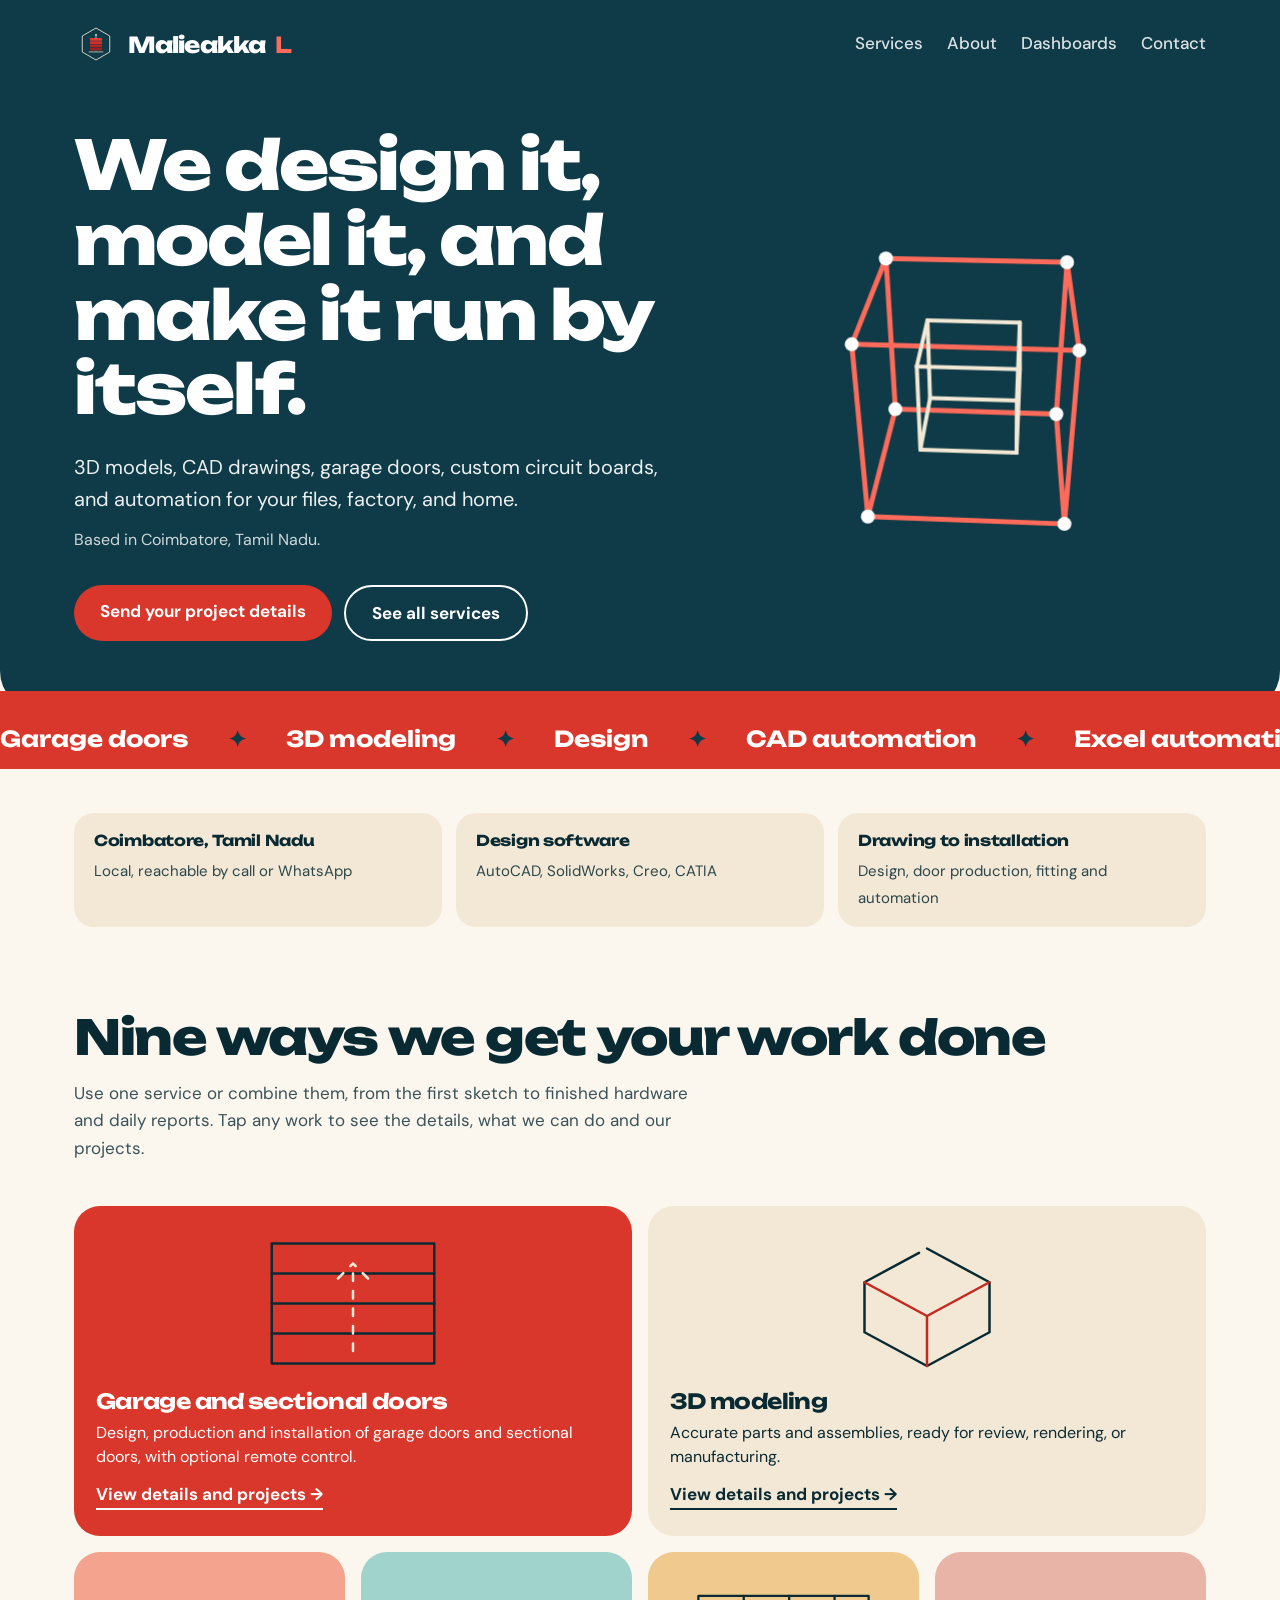
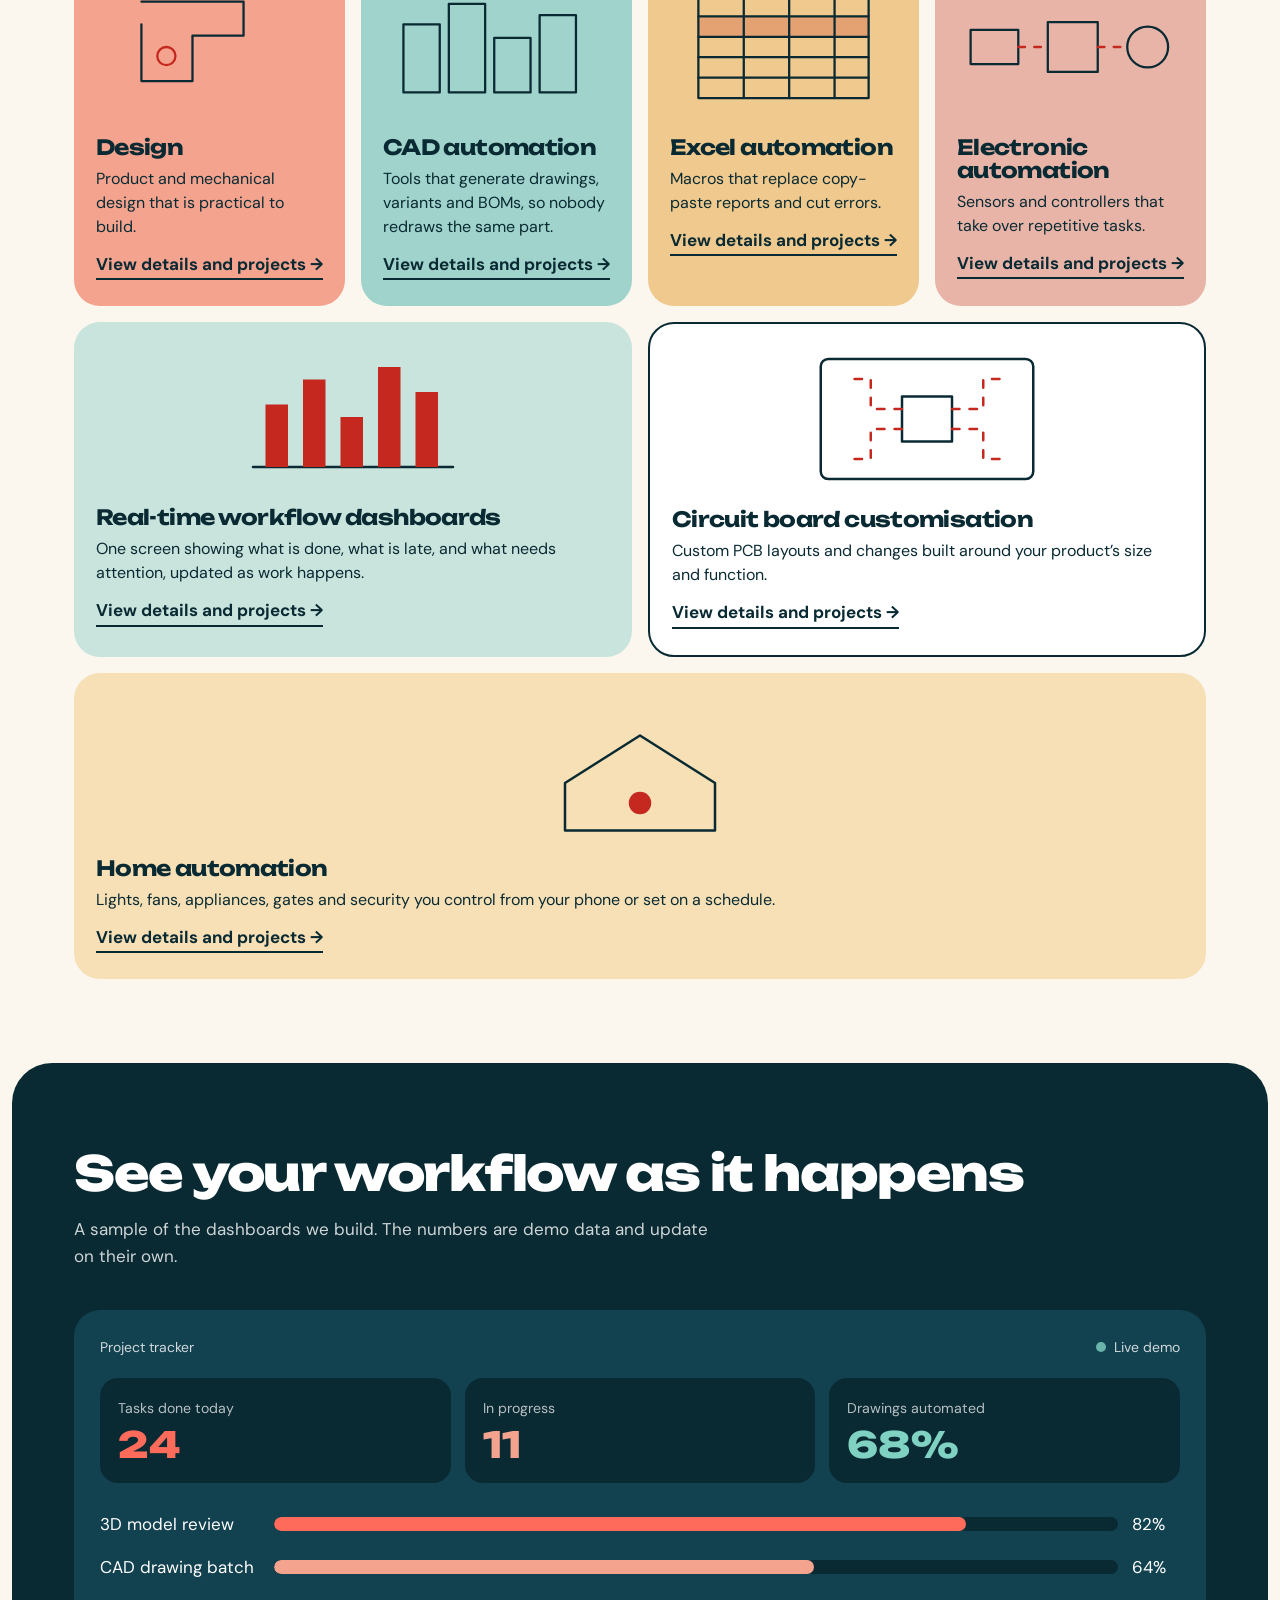
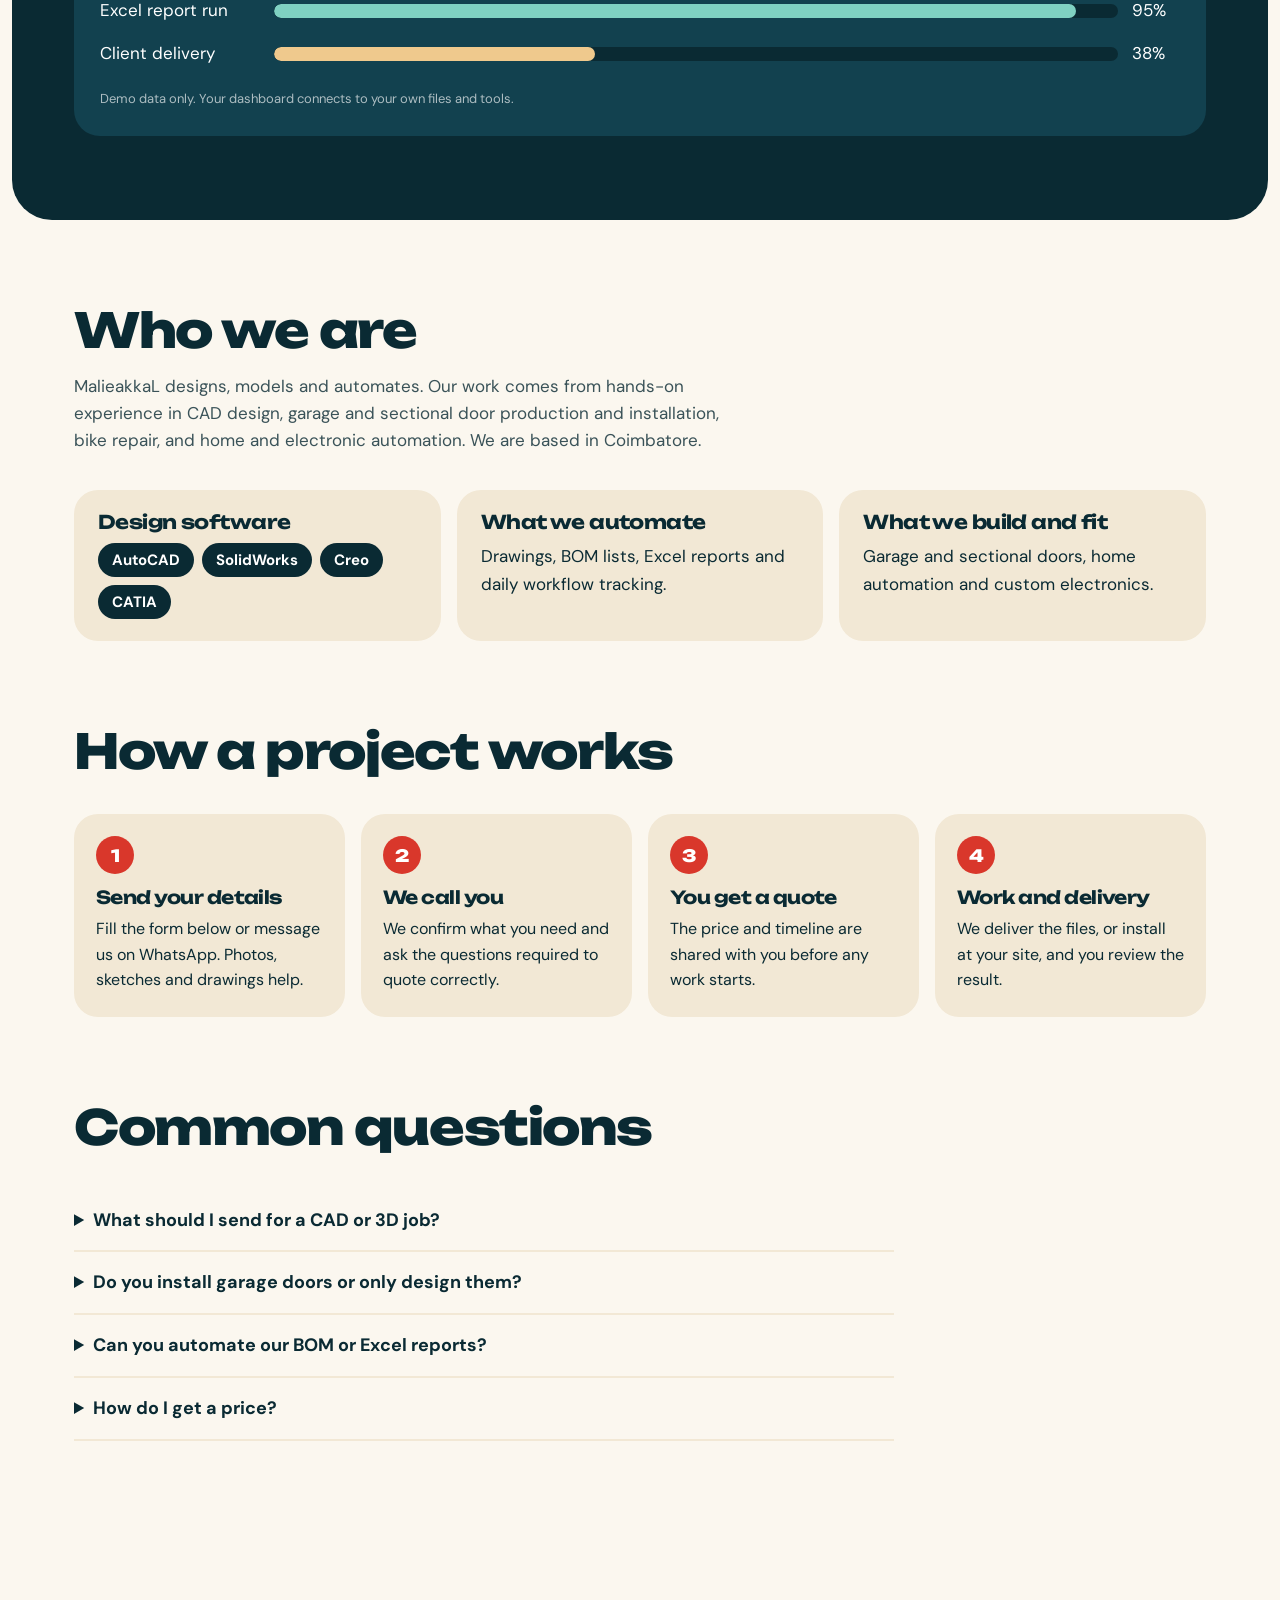
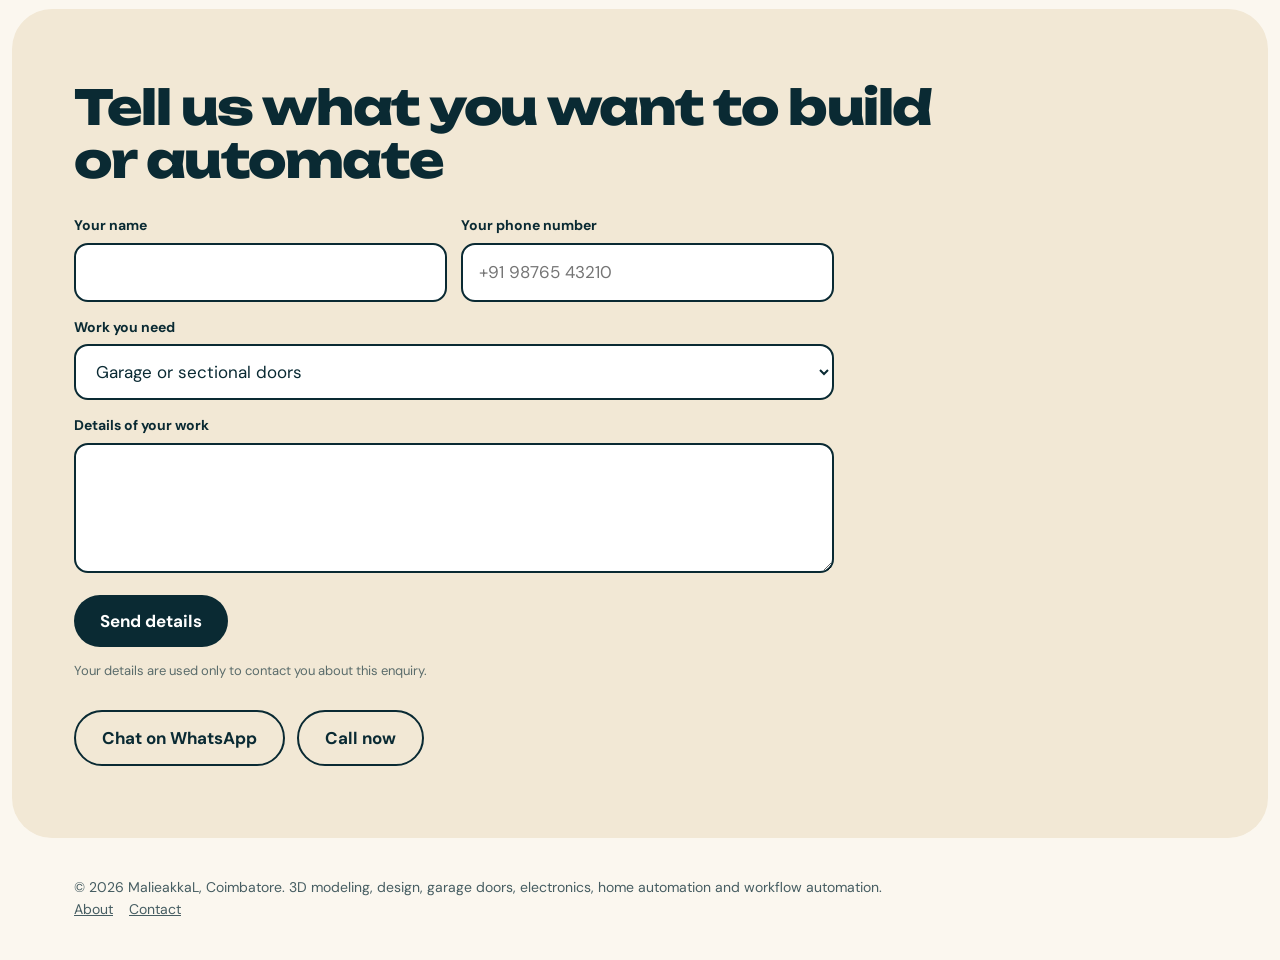
<file: index.html>
<!DOCTYPE html>
<html lang="en">
<head>
<meta charset="utf-8">
<meta name="viewport" content="width=device-width, initial-scale=1, viewport-fit=cover">
<title>MalieakkaL – CAD Automation, Garage Doors and Home Automation, Coimbatore</title>
<meta name="description" content="3D modeling, CAD and BOM automation, garage and sectional doors, custom PCB design and home automation in Coimbatore, Tamil Nadu.">
<meta name="keywords" content="CAD automation Coimbatore, 3D modeling, garage door installation Coimbatore, sectional doors, home automation, PCB design">
<meta name="google-site-verification" content="Gx9kDPkbwmGEOO09r68AdZyTrQlBM0hEMZXg3j6mVR8">
<meta name="google-site-verification" content="LACcJ0WHETKfT06arlZ_3rjmIiLu45AFtXMlJPvbK3E">
<script type="application/ld+json">{"@context":"https://schema.org","@type":"WebSite","name":"MalieakkaL","url":"https://sujithleoaz-star.github.io/"}</script>
<meta name="theme-color" content="#0e3b47">
<link rel="canonical" href="https://sujithleoaz-star.github.io/">
<link rel="icon" href="logo.svg" type="image/svg+xml">
<link rel="icon" href="favicon-48.png" sizes="48x48" type="image/png">
<link rel="apple-touch-icon" href="favicon-192.png">
<link rel="preconnect" href="https://fonts.googleapis.com">
<link rel="preconnect" href="https://fonts.gstatic.com" crossorigin>
<link href="https://fonts.googleapis.com/css2?family=Unbounded:wght@500;700;800&family=DM+Sans:wght@400;500;700&display=swap" rel="stylesheet">
<link rel="stylesheet" href="style.css">
</head>
<body>

<div class="hero">
  <div class="wrap">
    <header>
      <a class="logo" href="#top">
        <img src="logo.svg" width="44" height="44" alt="">
        Malieakka<b>L</b>
      </a>
      <nav>
        <a href="#work">Services</a>
        <a href="#about">About</a>
        <a href="#dashboard">Dashboards</a>
        <a href="#contact">Contact</a>
      </nav>
    </header>
    <main id="top" class="hero-in">
      <div>
        <h1>We design it, model it, and make it run by itself.</h1>
        <p>3D models, CAD drawings, garage doors, custom circuit boards, and automation for your files, factory, and home.</p>
        <p class="loc">Based in Coimbatore, Tamil Nadu.</p>
        <div class="cta">
          <a class="btn" href="#contact">Send your project details</a>
          <a class="btn alt" href="#work">See all services</a>
        </div>
      </div>
      <canvas id="cv" role="img" aria-label="Rotating 3D wireframe"></canvas>
    </main>
  </div>
</div>

<div class="band" aria-hidden="true"><div class="track" id="track"></div></div>

<div class="proof">
  <div><strong>Coimbatore, Tamil Nadu</strong><span>Local, reachable by call or WhatsApp</span></div>
  <div><strong>Design software</strong><span>AutoCAD, SolidWorks, Creo, CATIA</span></div>
  <div><strong>Drawing to installation</strong><span>Design, door production, fitting and automation</span></div>
  <div data-opt="years" hidden><strong data-site="years"></strong><span>of hands-on experience</span></div>
  <div data-opt="gst" hidden><strong>GST registered</strong><span>GSTIN <span data-site="gst"></span></span></div>
</div>

<section id="work">
  <div class="wrap">
    <h2>Nine ways we get your work done</h2>
    <p class="lead">Use one service or combine them, from the first sketch to finished hardware and daily reports. Tap any work to see the details, what we can do and our projects.</p>
    <div class="bento">
      <a class="tile t9 w2" href="work.html?type=garage-doors"><svg viewBox="0 0 200 120" role="img" aria-label="Sectional garage door"><rect class="s" x="35" y="14" width="130" height="96"/><path class="s draw" d="M35 38H165M35 62H165M35 86H165"/><path class="s a flow" d="M100 100V30M88 42L100 30L112 42"/></svg><h3>Garage and sectional doors</h3><p>Design, production and installation of garage doors and sectional doors, with optional remote control.</p><span class="more">View details and projects →</span></a>
      <a class="tile t1 w2" href="work.html?type=3d-modeling"><svg viewBox="0 0 200 120" role="img" aria-label="3D cube"><path class="s draw" d="M100 18L150 45V85L100 112L50 85V45Z"/><path class="s a draw" d="M50 45L100 72L150 45M100 72V112"/></svg><h3>3D modeling</h3><p>Accurate parts and assemblies, ready for review, rendering, or manufacturing.</p><span class="more">View details and projects →</span></a>
      <a class="tile t2" href="work.html?type=design"><svg viewBox="0 0 200 120" role="img" aria-label="Drawing sketch"><path class="s draw" d="M40 20H130V50H85V90H40Z"/><circle class="s a" cx="62" cy="68" r="8"/></svg><h3>Design</h3><p>Product and mechanical design that is practical to build.</p><span class="more">View details and projects →</span></a>
      <a class="tile t3" href="work.html?type=cad-automation"><svg viewBox="0 0 200 120" role="img" aria-label="Bars rising"><g class="s"><rect class="vr" x="18" y="40" width="32" height="60"/><rect class="vr" style="animation-delay:.3s" x="58" y="22" width="32" height="78"/><rect class="vr" style="animation-delay:.6s" x="98" y="52" width="32" height="48"/><rect class="vr" style="animation-delay:.9s" x="138" y="32" width="32" height="68"/></g></svg><h3>CAD automation</h3><p>Tools that generate drawings, variants and BOMs, so nobody redraws the same part.</p><span class="more">View details and projects →</span></a>
      <a class="tile t4" href="work.html?type=excel-automation"><svg viewBox="0 0 200 120" role="img" aria-label="Spreadsheet"><rect class="ft sweep" x="25" y="33" width="150" height="18"/><rect class="s" x="25" y="15" width="150" height="90"/><path class="s" d="M25 33H175M25 51H175M25 69H175M25 87H175M65 15V105M105 15V105M145 15V105"/></svg><h3>Excel automation</h3><p>Macros that replace copy-paste reports and cut errors.</p><span class="more">View details and projects →</span></a>
      <a class="tile t6" href="work.html?type=electronic-automation"><svg viewBox="0 0 200 120" role="img" aria-label="Sensor and controller"><rect class="s" x="12" y="45" width="42" height="30"/><rect class="s" x="80" y="38" width="44" height="44"/><circle class="s" cx="168" cy="60" r="18"/><path class="s a flow" d="M54 60H80M124 60H150"/></svg><h3>Electronic automation</h3><p>Sensors and controllers that take over repetitive tasks.</p><span class="more">View details and projects →</span></a>
      <a class="tile t5 w2" href="work.html?type=dashboards"><svg viewBox="0 0 200 120" role="img" aria-label="Dashboard bars"><path class="s" d="M20 100H180"/><g class="f"><rect class="bar" x="30" y="50" width="18" height="50"/><rect class="bar" style="animation-delay:.4s" x="60" y="30" width="18" height="70"/><rect class="bar" style="animation-delay:.8s" x="90" y="60" width="18" height="40"/><rect class="bar" style="animation-delay:1.2s" x="120" y="20" width="18" height="80"/><rect class="bar" style="animation-delay:1.6s" x="150" y="40" width="18" height="60"/></g></svg><h3>Real-time workflow dashboards</h3><p>One screen showing what is done, what is late, and what needs attention, updated as work happens.</p><span class="more">View details and projects →</span></a>
      <a class="tile t7 w2" href="work.html?type=pcb"><svg viewBox="0 0 200 120" role="img" aria-label="Circuit board"><rect class="s" x="15" y="12" width="170" height="96" rx="6"/><rect class="s" x="80" y="42" width="40" height="36"/><path class="s a flow" d="M80 52H55V28H35M80 68H55V92H35M120 52H145V28H165M120 68H145V92H165"/></svg><h3>Circuit board customisation</h3><p>Custom PCB layouts and changes built around your product’s size and function.</p><span class="more">View details and projects →</span></a>
      <a class="tile t8 w4" href="work.html?type=home-automation"><svg viewBox="0 0 200 120" role="img" aria-label="Smart home"><path class="s" d="M40 72L100 34L160 72V110H40Z"/><circle class="f blink" cx="100" cy="88" r="9"/><path class="s a arc" d="M91 22Q100 15 109 22"/><path class="s a arc" style="animation-delay:.3s" d="M83 15Q100 2 117 15"/></svg><h3>Home automation</h3><p>Lights, fans, appliances, gates and security you control from your phone or set on a schedule.</p><span class="more">View details and projects →</span></a>
    </div>
  </div>
</section>

<section id="dashboard" class="dark"><div class="wrap">
  <h2>See your workflow as it happens</h2>
  <p class="lead">A sample of the dashboards we build. The numbers are demo data and update on their own.</p>
  <div class="panel">
    <div class="top"><span>Project tracker</span><span class="live"><i></i>Live demo</span></div>
    <div class="kpis">
      <div class="kpi"><small>Tasks done today</small><strong id="k1" style="color:#ff6b5b">24</strong></div>
      <div class="kpi"><small>In progress</small><strong id="k2" style="color:var(--pink)">11</strong></div>
      <div class="kpi"><small>Drawings automated</small><strong id="k3" style="color:var(--mint)">68%</strong></div>
    </div>
    <div id="tasks"></div>
    <p class="note">Demo data only. Your dashboard connects to your own files and tools.</p>
  </div>
</div></section>

<section id="about"><div class="wrap">
  <h2>Who we are</h2>
  <p class="lead">MalieakkaL designs, models and automates. Our work comes from hands-on experience in CAD design, garage and sectional door production and installation, bike repair, and home and electronic automation. We are based in Coimbatore.</p>
  <div class="about">
    <div class="box"><h3>Design software</h3><div class="chips"><span>AutoCAD</span><span>SolidWorks</span><span>Creo</span><span>CATIA</span></div></div>
    <div class="box"><h3>What we automate</h3><p>Drawings, BOM lists, Excel reports and daily workflow tracking.</p></div>
    <div class="box"><h3>What we build and fit</h3><p>Garage and sectional doors, home automation and custom electronics.</p></div>
  </div>
</div></section>

<section id="process" style="padding-top:0"><div class="wrap">
  <h2>How a project works</h2>
  <ol class="steps">
    <li><h3>Send your details</h3><p>Fill the form below or message us on WhatsApp. Photos, sketches and drawings help.</p></li>
    <li><h3>We call you</h3><p>We confirm what you need and ask the questions required to quote correctly.</p></li>
    <li><h3>You get a quote</h3><p>The price and timeline are shared with you before any work starts.</p></li>
    <li><h3>Work and delivery</h3><p>We deliver the files, or install at your site, and you review the result.</p></li>
  </ol>
</div></section>

<section id="faq" style="padding-top:0"><div class="wrap">
  <h2>Common questions</h2>
  <div class="faq">
    <details><summary>What should I send for a CAD or 3D job?</summary><p>Sketches, photos, sample parts, existing drawings or dimensions. A rough idea is enough to start the conversation.</p></details>
    <details><summary>Do you install garage doors or only design them?</summary><p>We handle design, production and installation of garage doors and sectional doors.</p></details>
    <details><summary>Can you automate our BOM or Excel reports?</summary><p>Yes. Tell us which files you use today and what you copy by hand, and we will explain what can be automated.</p></details>
    <details><summary>How do I get a price?</summary><p>Send your details through the form or WhatsApp. We call you to understand the work, then send a quote.</p></details>
  </div>
</div></section>

<div class="contact" id="contact"><div class="wrap">
  <h2>Tell us what you want to build or automate</h2>
  <form class="form" id="lead">
    <div><label for="fn">Your name</label><input id="fn" required maxlength="80" autocomplete="name"></div>
    <div><label for="fp">Your phone number</label><input id="fp" type="tel" required maxlength="20" autocomplete="tel" placeholder="+91 98765 43210"></div>
    <div class="full">
      <label for="fw">Work you need</label>
      <select id="fw"><option>Garage or sectional doors</option><option>3D modeling</option><option>Design</option><option>CAD automation</option><option>Excel automation</option><option>Real-time workflow dashboard</option><option>Electronic automation</option><option>Circuit board customisation</option><option>Home automation</option><option>Something else</option></select>
    </div>
    <div class="full"><label for="fd">Details of your work</label><textarea id="fd" required maxlength="1500"></textarea></div>
    <div class="full"><button class="btn" id="fbtn" type="submit">Send details</button><p class="msg" id="fm" role="status"></p><p class="note">Your details are used only to contact you about this enquiry.</p></div>
  </form>
  <div class="reach">
    <a class="btn alt" id="waLink" href="#" target="_blank" rel="noopener">Chat on WhatsApp</a>
    <a class="btn alt" id="telLink" href="#">Call now</a>
    <a class="btn alt" data-opt="email" data-site="email" hidden></a>
  </div>
  <p class="where" data-opt="address" hidden>Address: <span data-site="address"></span></p>
</div></div>


<div class="wrap"><footer>
  <p>© 2026 MalieakkaL, Coimbatore. 3D modeling, design, garage doors, electronics, home automation and workflow automation.</p>
  <p data-opt="gst" hidden>GSTIN: <span data-site="gst"></span></p>
  <p><a href="#about">About</a><a href="#contact">Contact</a></p>
</footer></div>

<script src="config.js"></script>
<script>
(function(){
  /* Marquee */
  var names=['Garage doors','3D modeling','Design','CAD automation','Excel automation','Dashboards','Electronic automation','Circuit boards','Home automation'];
  var h=names.map(function(n){return '<span>'+n+'</span>'}).join('');
  document.getElementById('track').innerHTML=h+h;


  /* Hero 3D wireframe */
  var c=document.getElementById('cv'),x=c.getContext('2d'),reduce=matchMedia('(prefers-reduced-motion:reduce)').matches,a=.6,w=0,H=0;
  function V(s){return [[-1,-1,-1],[1,-1,-1],[1,1,-1],[-1,1,-1],[-1,-1,1],[1,-1,1],[1,1,1],[-1,1,1]].map(function(p){return p.map(function(v){return v*s})})}
  var E=[[0,1],[1,2],[2,3],[3,0],[4,5],[5,6],[6,7],[7,4],[0,4],[1,5],[2,6],[3,7]],O=V(1),I=V(.5);
  function size(){var r=c.getBoundingClientRect(),d=devicePixelRatio||1;w=r.width;H=r.height;c.width=w*d;c.height=H*d;x.setTransform(d,0,0,d,0,0)}
  function pr(p){var cy=Math.cos(a),sy=Math.sin(a),cx=Math.cos(.55),sx=Math.sin(.55);var X=p[0]*cy+p[2]*sy,Z=-p[0]*sy+p[2]*cy,Y=p[1]*cx-Z*sx;Z=p[1]*sx+Z*cx;var f=4/(4+Z*.5),k=w*.2;return [w/2+X*k*f,H/2+Y*k*f]}
  function draw(){x.clearRect(0,0,w,H);[[O,'#ff6b5b',5],[I,'#f2e8d5',4]].forEach(function(s){x.strokeStyle=s[1];x.lineWidth=s[2];x.lineJoin='round';x.lineCap='round';var P=s[0].map(pr);E.forEach(function(e){x.beginPath();x.moveTo(P[e[0]][0],P[e[0]][1]);x.lineTo(P[e[1]][0],P[e[1]][1]);x.stroke()})});x.fillStyle='#fff';O.map(pr).forEach(function(p){x.beginPath();x.arc(p[0],p[1],7,0,7);x.fill()})}
  function loop(){a+=.009;draw();if(!reduce)requestAnimationFrame(loop)}
  size();addEventListener('resize',function(){size();draw()});loop();

  /* Demo dashboard */
  var T=[['3D model review',82,'#ff6b5b'],['CAD drawing batch',64,'#f4a38f'],['Excel report run',95,'#7fd1c2'],['Client delivery',38,'#efc98d']],box=document.getElementById('tasks');
  T.forEach(function(t,i){var d=document.createElement('div');d.className='task';d.innerHTML='<span>'+t[0]+'</span><div class="meter"><span id="b'+i+'" style="width:'+t[1]+'%;background:'+t[2]+'"></span></div><span id="v'+i+'">'+t[1]+'%</span>';box.appendChild(d)});
  setInterval(function(){T.forEach(function(t,i){t[1]=t[1]>=100?20:Math.min(100,t[1]+Math.floor(Math.random()*7));document.getElementById('b'+i).style.width=t[1]+'%';document.getElementById('v'+i).textContent=t[1]+'%'});
    document.getElementById('k1').textContent=24+Math.floor(Math.random()*9);
    document.getElementById('k2').textContent=8+Math.floor(Math.random()*7);
    document.getElementById('k3').textContent=(64+Math.floor(Math.random()*10))+'%'},2500);

})();
</script>
<script>
(function(){
  var form=document.getElementById('lead'),fm=document.getElementById('fm'),fbtn=document.getElementById('fbtn');
  function waLink(t){return 'https://wa.me/'+SITE.wa+'?text='+encodeURIComponent(t)}
  function setMsg(h){fm.innerHTML=h}
  form.addEventListener('submit',function(e){
    e.preventDefault();
    var d={name:document.getElementById('fn').value.trim(),phone:document.getElementById('fp').value.trim(),work:document.getElementById('fw').value,message:document.getElementById('fd').value.trim()};
    var wa='<a href="'+waLink('New enquiry from website\nName: '+d.name+'\nPhone: '+d.phone+'\nWork: '+d.work+'\nDetails: '+d.message)+'" target="_blank" rel="noopener">Send the same details on WhatsApp</a>';
    if(SITE.formKey.indexOf('PASTE')===0){setMsg('The form is not connected yet. '+wa);return}
    fbtn.disabled=true;setMsg('Sending…');
    fetch('https://api.web3forms.com/submit',{method:'POST',headers:{'Content-Type':'application/json',Accept:'application/json'},
      body:JSON.stringify({access_key:SITE.formKey,subject:'New enquiry: '+d.work,from_name:'MalieakkaL website',name:d.name,phone:d.phone,work:d.work,message:d.message})})
    .then(function(r){return r.json()})
    .then(function(j){if(!j.success)throw 0;form.reset();setMsg('Thank you. We received your details and will call you soon. '+wa)})
    .catch(function(){setMsg('Could not send. Please check your internet and try again, or '+wa.charAt(0).toLowerCase()+wa.slice(1))})
    .then(function(){fbtn.disabled=false});
  });
  var wq=new URLSearchParams(location.search).get('work'),sel=document.getElementById('fw');
  if(wq)for(var i=0;i<sel.options.length;i++)if(sel.options[i].text===wq)sel.selectedIndex=i;
})();
</script>
</body>
</html>
</file>
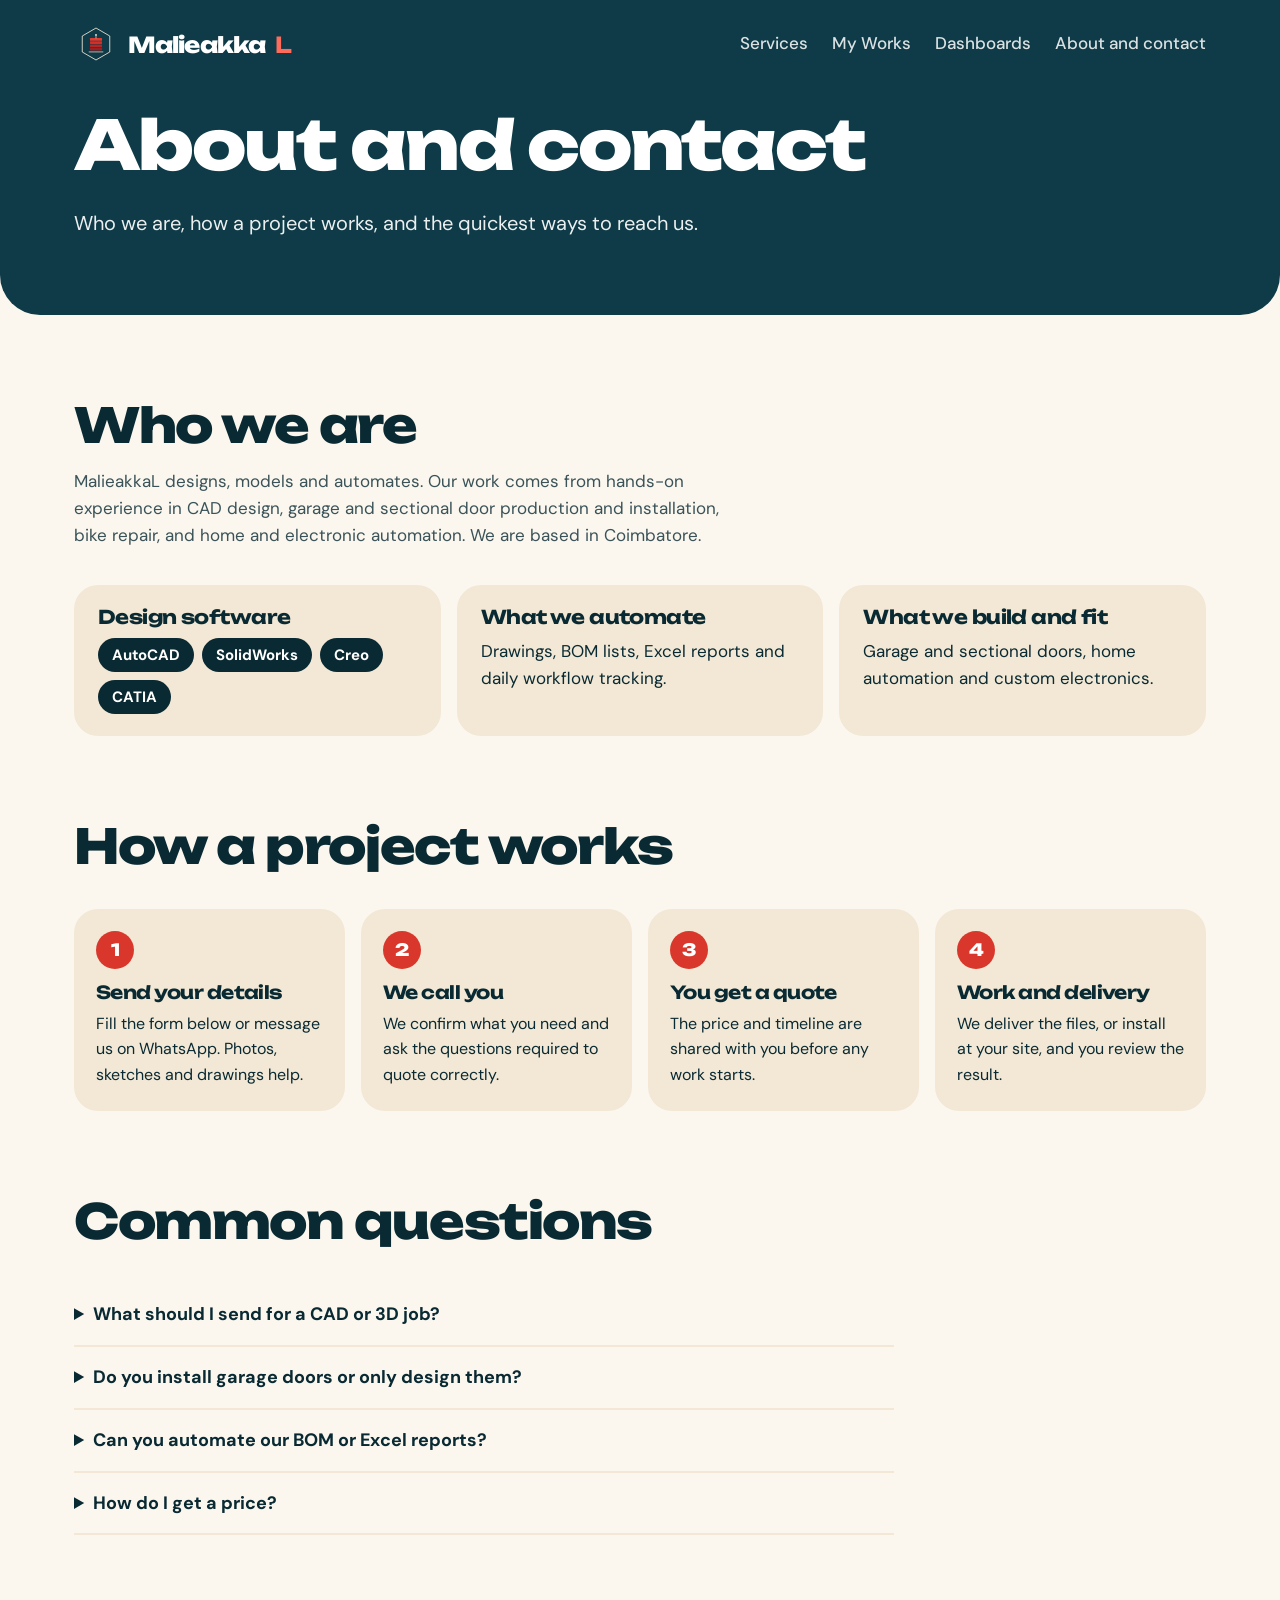
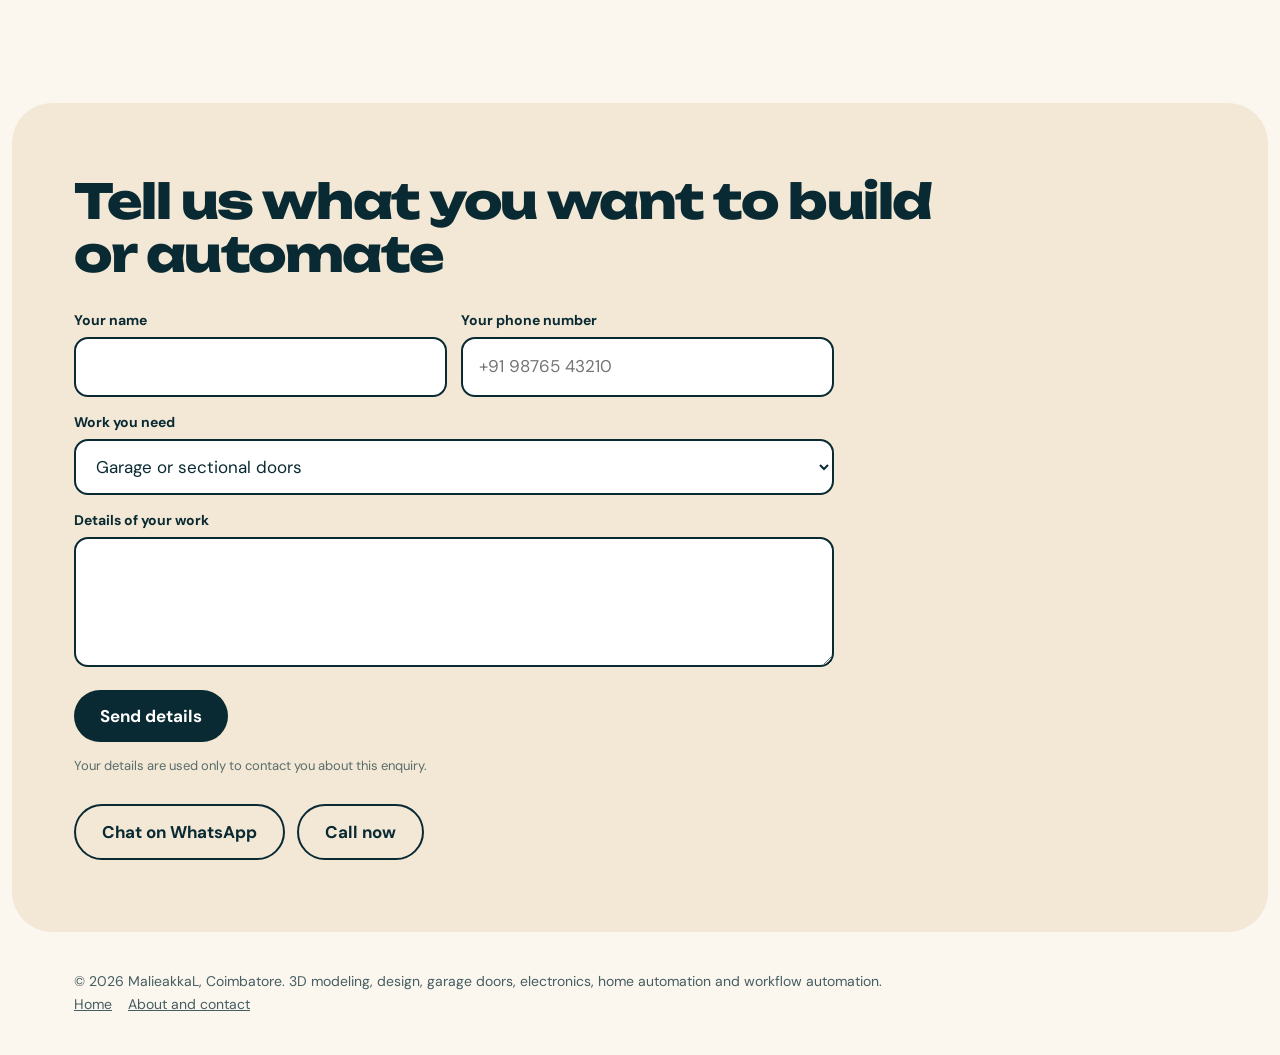
<file: contact.html>
<!DOCTYPE html>
<html lang="en">
<head>
<meta charset="utf-8">
<meta name="viewport" content="width=device-width, initial-scale=1, viewport-fit=cover">
<title>About and Contact – MalieakkaL, Coimbatore</title>
<meta name="description" content="Contact MalieakkaL in Coimbatore for CAD and BOM automation, 3D modeling, garage and sectional doors, PCB design and home automation.">
<meta name="google-site-verification" content="Gx9kDPkbwmGEOO09r68AdZyTrQlBM0hEMZXg3j6mVR8">
<meta name="google-site-verification" content="LACcJ0WHETKfT06arlZ_3rjmIiLu45AFtXMlJPvbK3E">
<meta name="theme-color" content="#0e3b47">
<link rel="canonical" href="https://sujithleoaz-star.github.io/contact.html">
<link rel="icon" href="logo.svg" type="image/svg+xml">
<link rel="icon" href="favicon-48.png" sizes="48x48" type="image/png">
<link rel="apple-touch-icon" href="favicon-192.png">
<link rel="preconnect" href="https://fonts.googleapis.com">
<link rel="preconnect" href="https://fonts.gstatic.com" crossorigin>
<link href="https://fonts.googleapis.com/css2?family=Unbounded:wght@500;700;800&family=DM+Sans:wght@400;500;700&display=swap" rel="stylesheet">
<link rel="stylesheet" href="style.css">
</head>
<body>
<div class="hero"><div class="wrap">
<header>
      <a class="logo" href="index.html">
        <img src="logo.svg" width="44" height="44" alt="">
        Malieakka<b>L</b>
      </a>
      <nav>
        <a href="index.html#work">Services</a>
        <a href="index.html#my-works">My Works</a>
        <a href="index.html#dashboard">Dashboards</a>
        <a href="contact.html">About and contact</a>
      </nav>
    </header>
<main class="page-in" id="top">
  <h1>About and contact</h1>
  <p>Who we are, how a project works, and the quickest ways to reach us.</p>
</main>
</div></div>

<section id="about"><div class="wrap">
  <h2>Who we are</h2>
  <p class="lead">MalieakkaL designs, models and automates. Our work comes from hands-on experience in CAD design, garage and sectional door production and installation, bike repair, and home and electronic automation. We are based in Coimbatore.</p>
  <div class="about">
    <div class="box"><h3>Design software</h3><div class="chips"><span>AutoCAD</span><span>SolidWorks</span><span>Creo</span><span>CATIA</span></div></div>
    <div class="box"><h3>What we automate</h3><p>Drawings, BOM lists, Excel reports and daily workflow tracking.</p></div>
    <div class="box"><h3>What we build and fit</h3><p>Garage and sectional doors, home automation and custom electronics.</p></div>
  </div>
</div></section>

<section id="process" style="padding-top:0"><div class="wrap">
  <h2>How a project works</h2>
  <ol class="steps">
    <li><h3>Send your details</h3><p>Fill the form below or message us on WhatsApp. Photos, sketches and drawings help.</p></li>
    <li><h3>We call you</h3><p>We confirm what you need and ask the questions required to quote correctly.</p></li>
    <li><h3>You get a quote</h3><p>The price and timeline are shared with you before any work starts.</p></li>
    <li><h3>Work and delivery</h3><p>We deliver the files, or install at your site, and you review the result.</p></li>
  </ol>
</div></section>

<section id="faq" style="padding-top:0"><div class="wrap">
  <h2>Common questions</h2>
  <div class="faq">
    <details><summary>What should I send for a CAD or 3D job?</summary><p>Sketches, photos, sample parts, existing drawings or dimensions. A rough idea is enough to start the conversation.</p></details>
    <details><summary>Do you install garage doors or only design them?</summary><p>We handle design, production and installation of garage doors and sectional doors.</p></details>
    <details><summary>Can you automate our BOM or Excel reports?</summary><p>Yes. Tell us which files you use today and what you copy by hand, and we will explain what can be automated.</p></details>
    <details><summary>How do I get a price?</summary><p>Send your details through the form or WhatsApp. We call you to understand the work, then send a quote.</p></details>
  </div>
</div></section>

<div class="contact" id="contact"><div class="wrap">
  <h2>Tell us what you want to build or automate</h2>
  <form class="form" id="lead">
    <div><label for="fn">Your name</label><input id="fn" required maxlength="80" autocomplete="name"></div>
    <div><label for="fp">Your phone number</label><input id="fp" type="tel" required maxlength="20" autocomplete="tel" placeholder="+91 98765 43210"></div>
    <div class="full">
      <label for="fw">Work you need</label>
      <select id="fw"><option>Garage or sectional doors</option><option>3D modeling</option><option>Design</option><option>CAD automation</option><option>Excel automation</option><option>Real-time workflow dashboard</option><option>Electronic automation</option><option>Circuit board customisation</option><option>Home automation</option><option>Something else</option></select>
    </div>
    <div class="full"><label for="fd">Details of your work</label><textarea id="fd" required maxlength="1500"></textarea></div>
    <div class="full"><button class="btn" id="fbtn" type="submit">Send details</button><p class="msg" id="fm" role="status"></p><p class="note">Your details are used only to contact you about this enquiry.</p></div>
  </form>
  <div class="reach">
    <a class="btn alt" id="waLink" href="#" target="_blank" rel="noopener">Chat on WhatsApp</a>
    <a class="btn alt" id="telLink" href="#">Call now</a>
    <a class="btn alt" data-opt="email" data-site="email" hidden></a>
  </div>
  <p class="where" data-opt="address" hidden>Address: <span data-site="address"></span></p>
</div></div>

<div class="wrap"><footer>
  <p>© 2026 MalieakkaL, Coimbatore. 3D modeling, design, garage doors, electronics, home automation and workflow automation.</p>
  <p data-opt="gst" hidden>GSTIN: <span data-site="gst"></span></p>
  <p><a href="index.html">Home</a><a href="contact.html">About and contact</a></p>
</footer></div>

<script src="config.js"></script>
<script>
(function(){
  var form=document.getElementById('lead'),fm=document.getElementById('fm'),fbtn=document.getElementById('fbtn');
  function waLink(t){return 'https://wa.me/'+SITE.wa+'?text='+encodeURIComponent(t)}
  function setMsg(h){fm.innerHTML=h}
  form.addEventListener('submit',function(e){
    e.preventDefault();
    var d={name:document.getElementById('fn').value.trim(),phone:document.getElementById('fp').value.trim(),work:document.getElementById('fw').value,message:document.getElementById('fd').value.trim()};
    var wa='<a href="'+waLink('New enquiry from website\nName: '+d.name+'\nPhone: '+d.phone+'\nWork: '+d.work+'\nDetails: '+d.message)+'" target="_blank" rel="noopener">Send the same details on WhatsApp</a>';
    if(SITE.formKey.indexOf('PASTE')===0){setMsg('The form is not connected yet. '+wa);return}
    fbtn.disabled=true;setMsg('Sending…');
    fetch('https://api.web3forms.com/submit',{method:'POST',headers:{'Content-Type':'application/json',Accept:'application/json'},
      body:JSON.stringify({access_key:SITE.formKey,subject:'New enquiry: '+d.work,from_name:'MalieakkaL website',name:d.name,phone:d.phone,work:d.work,message:d.message})})
    .then(function(r){return r.json()})
    .then(function(j){if(!j.success)throw 0;form.reset();setMsg('Thank you. We received your details and will call you soon. '+wa)})
    .catch(function(){setMsg('Could not send. Please check your internet and try again, or '+wa.charAt(0).toLowerCase()+wa.slice(1))})
    .then(function(){fbtn.disabled=false});
  });
})();
</script>
</body>
</html>
</file>
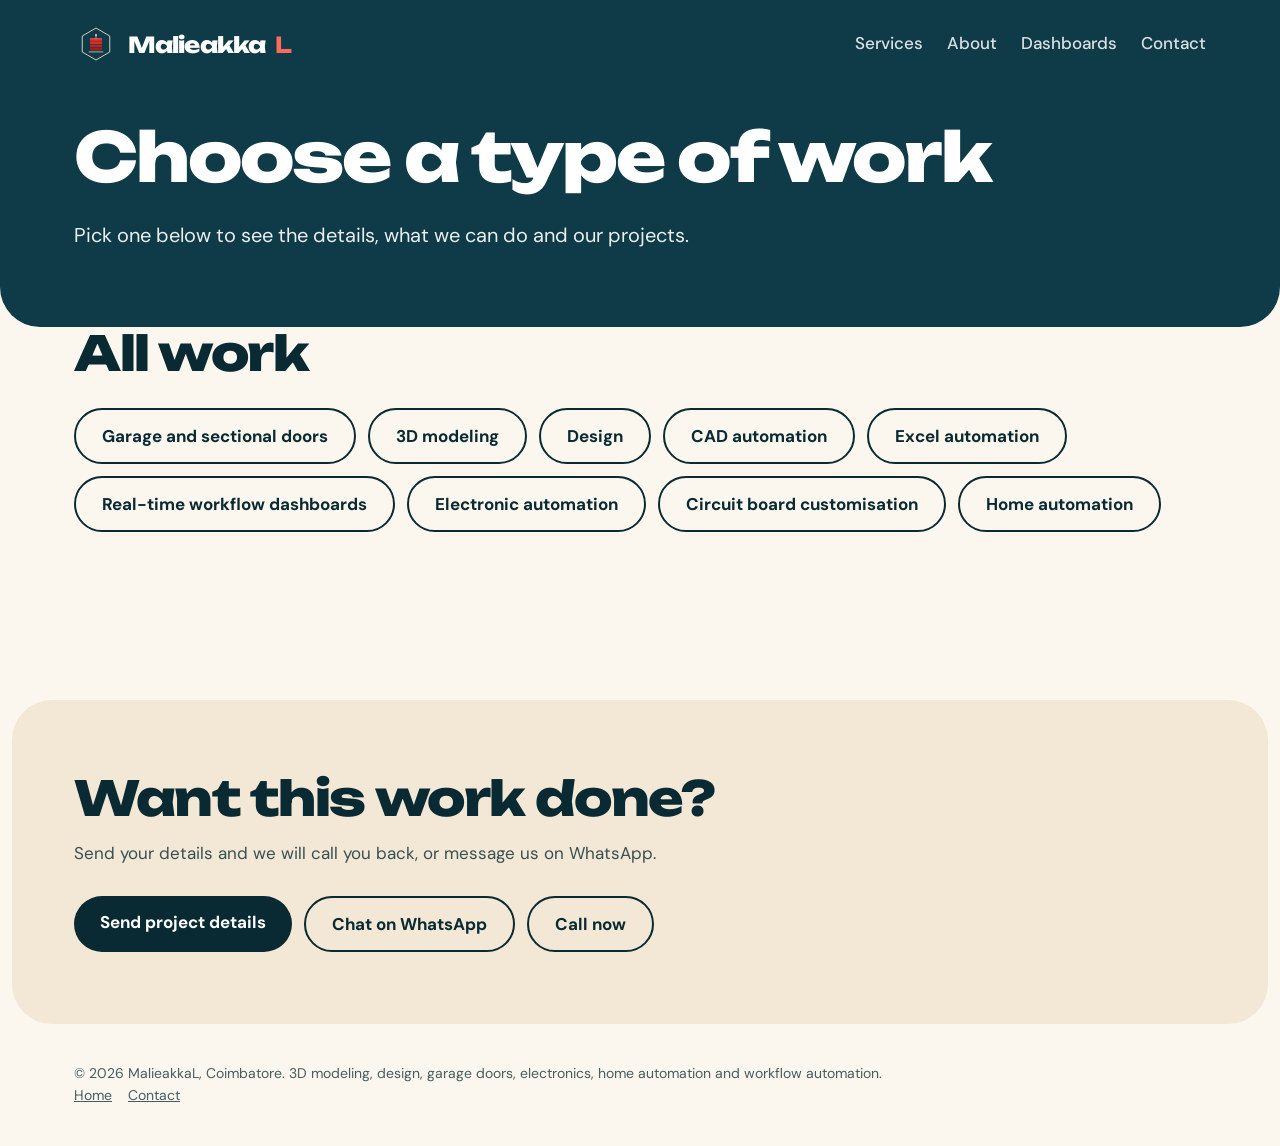
<file: work.html>
<!DOCTYPE html>
<html lang="en">
<head>
<meta charset="utf-8">
<meta name="viewport" content="width=device-width, initial-scale=1, viewport-fit=cover">
<title>Our work – MalieakkaL, Coimbatore</title>
<meta name="description" id="metaDesc" content="Details of the work MalieakkaL does in Coimbatore: garage doors, CAD automation, 3D modeling, PCB design and home automation.">
<meta name="google-site-verification" content="Gx9kDPkbwmGEOO09r68AdZyTrQlBM0hEMZXg3j6mVR8">
<meta name="google-site-verification" content="LACcJ0WHETKfT06arlZ_3rjmIiLu45AFtXMlJPvbK3E">
<meta name="theme-color" content="#0e3b47">
<link rel="icon" href="logo.svg" type="image/svg+xml">
<link rel="icon" href="favicon-48.png" sizes="48x48" type="image/png">
<link rel="apple-touch-icon" href="favicon-192.png">
<link rel="preconnect" href="https://fonts.googleapis.com">
<link rel="preconnect" href="https://fonts.gstatic.com" crossorigin>
<link href="https://fonts.googleapis.com/css2?family=Unbounded:wght@500;700;800&family=DM+Sans:wght@400;500;700&display=swap" rel="stylesheet">
<link rel="stylesheet" href="style.css">
</head>
<body>
<div class="hero"><div class="wrap">
<header>
      <a class="logo" href="index.html">
        <img src="logo.svg" width="44" height="44" alt="">
        Malieakka<b>L</b>
      </a>
      <nav>
        <a href="index.html#work">Services</a>
        <a href="index.html#about">About</a>
        <a href="index.html#dashboard">Dashboards</a>
        <a href="index.html#contact">Contact</a>
      </nav>
    </header>
<main class="page-in" id="top">
  <span class="chip" id="wkChip">Our work</span>
  <h1 id="wkTitle" style="margin-top:12px">Our work</h1>
  <p id="wkShort"></p>
  <div class="cta"><a class="btn" id="wkAsk" href="#" target="_blank" rel="noopener">Ask about this work</a><a class="btn alt" id="wkForm" href="index.html#contact">Send project details</a></div>
</main>
</div></div>

<section id="wkAbout"><div class="wrap"><h2>About this work</h2><p class="lead" id="wkDesc"></p></div></section>
<section id="wkCan" style="padding-top:0"><div class="wrap"><h2>What we can do for you</h2><div class="about" id="wkList"></div></div></section>
<section id="wkMedia" style="padding-top:0"><div class="wrap"><h2>Photos and videos</h2><div class="works" id="wkGallery"></div></div></section>
<section id="wkOther" style="padding-top:0"><div class="wrap"><h2 id="wkOtherH">More of our work</h2><div class="reach" id="wkMore"></div></div></section>

<div class="contact" id="contact"><div class="wrap">
  <h2>Want this work done?</h2>
  <p class="lead">Send your details and we will call you back, or message us on WhatsApp.</p>
  <div class="reach"><a class="btn" id="wkForm2" href="index.html#contact">Send project details</a><a class="btn alt" id="waLink" href="#" target="_blank" rel="noopener">Chat on WhatsApp</a><a class="btn alt" id="telLink" href="#">Call now</a></div>
</div></div>

<div class="wrap"><footer>
  <p>© 2026 MalieakkaL, Coimbatore. 3D modeling, design, garage doors, electronics, home automation and workflow automation.</p>
  <p data-opt="gst" hidden>GSTIN: <span data-site="gst"></span></p>
  <p><a href="index.html">Home</a><a href="index.html#contact">Contact</a></p>
</footer></div>

<!-- Media code helper: add #owner to the end of the page address -->
<dialog id="ownerDialog">
  <h3>Add a photo or video</h3>
  <p class="note" style="opacity:.8">Fill this in, copy the code, and paste it inside the media list of this work in works-data.js. After you commit on GitHub, everyone sees it.</p>
  <form class="form" id="wf">
    <div><label for="wm">Type</label><select id="wm"><option value="photo">Photo</option><option value="video">Video (YouTube link or mp4 file)</option></select></div>
    <div><label for="wu">File or link</label><input id="wu" required placeholder="images/door1.jpg"></div>
    <div class="full"><label for="wcap">Caption (optional)</label><input id="wcap"></div>
    <div class="full"><button class="btn" type="submit">Make code</button></div>
    <div class="full"><textarea id="wo" readonly placeholder="Your code appears here"></textarea></div>
    <div class="full"><button class="btn alt" type="button" id="wcopy">Copy code</button> <button class="btn alt" type="button" id="wclose">Close</button></div>
  </form>
</dialog>

<script src="config.js"></script>
<script src="works-data.js"></script>
<script>
(function(){
  function esc(s){return String(s).replace(/&/g,'&amp;').replace(/</g,'&lt;').replace(/>/g,'&gt;').replace(/"/g,'&quot;').replace(/'/g,'&#39;')}
  function waLink(t){return 'https://wa.me/'+SITE.wa+'?text='+encodeURIComponent(t)}
  function $(id){return document.getElementById(id)}
  var q=new URLSearchParams(location.search).get('type'),w=null;
  WORKS.forEach(function(x){if(x.slug===q)w=x});
  function others(skip){$('wkMore').innerHTML=WORKS.filter(function(x){return x!==skip}).map(function(x){return '<a class="btn alt" href="work.html?type='+x.slug+'">'+esc(x.title)+'</a>'}).join('')}
  function media(m){
    var u=String(m.src||'');
    if(!/^(https?:\/\/|images\/|videos\/|\.\/)/.test(u))return '';
    var cap=m.caption||w.title;
    if(m.type==='video'){
      var y=u.match(/(?:v=|youtu\.be\/|embed\/|shorts\/)([\w-]{6,})/);
      if(y)return '<iframe src="https://www.youtube.com/embed/'+esc(y[1])+'" title="'+esc(cap)+'" loading="lazy" allowfullscreen></iframe>';
      return '<video controls preload="metadata" src="'+esc(u)+'"></video>';
    }
    return '<img loading="lazy" src="'+esc(u)+'" alt="'+esc(cap)+'">';
  }
  if(!w){
    $('wkTitle').textContent='Choose a type of work';
    $('wkShort').textContent='Pick one below to see the details, what we can do and our projects.';
    ['wkChip','wkAsk','wkForm','wkAbout','wkCan','wkMedia'].forEach(function(i){$(i).hidden=true});
    $('wkOtherH').textContent='All work';
    others(null);
  }else{
    document.title=w.title+' in Coimbatore – MalieakkaL';
    $('metaDesc').setAttribute('content',w.short+' Based in Coimbatore, Tamil Nadu.');
    $('wkChip').textContent=w.title;
    $('wkTitle').textContent=w.title;
    $('wkShort').textContent=w.short;
    $('wkDesc').textContent=w.description;
    $('wkAsk').href=waLink('Hello MalieakkaL, I am interested in: '+w.title);
    var f='index.html?work='+encodeURIComponent(w.form)+'#contact';
    $('wkForm').href=f;$('wkForm2').href=f;
    $('wkList').innerHTML=w.canDo.map(function(t){return '<div class="box"><p><strong>'+esc(t)+'</strong></p></div>'}).join('');
    var g=$('wkGallery'),items=(w.media||[]).map(media).filter(Boolean);
    if(!items.length){
      g.innerHTML='<div class="empty"><h3>Photos and videos are being added</h3><p>Ask us on WhatsApp to see examples of this work.</p><a class="btn" target="_blank" rel="noopener" href="'+waLink('Hello MalieakkaL, please share examples of: '+w.title)+'">Ask on WhatsApp</a></div>';
    }else{
      g.innerHTML=(w.media||[]).map(function(m){var h=media(m);return h?'<article class="work">'+h+(m.caption?'<div><p>'+esc(m.caption)+'</p></div>':'')+'</article>':''}).join('');
    }
    others(w);
  }
  /* media code helper */
  var dlg=$('ownerDialog');
  function chk(){if(location.hash==='#owner'&&!dlg.open)dlg.showModal()}
  chk();addEventListener('hashchange',chk);
  $('wclose').onclick=function(){dlg.close();history.replaceState(null,'',location.pathname+location.search)};
  $('wf').addEventListener('submit',function(e){
    e.preventDefault();
    var o={type:$('wm').value,src:$('wu').value.trim()},cap=$('wcap').value.trim();
    if(cap)o.caption=cap;
    $('wo').value=JSON.stringify(o)+',';
  });
  $('wcopy').onclick=function(){var t=$('wo');t.select();try{navigator.clipboard.writeText(t.value)}catch(err){document.execCommand&&document.execCommand('copy')}};
})();
</script>
</body>
</html>
</file>
<file: style.css>
:root{--cobalt:#0e3b47;--ink:#0a2a33;--yellow:#d9372b;--pink:#f4a38f;--mint:#7fd1c2;--paper:#fbf7ef;--fg:#0a2a33;--card:#f2e8d5;box-sizing:border-box;padding-top:env(safe-area-inset-top,0px);padding-bottom:env(safe-area-inset-bottom,0px)}
@media (prefers-color-scheme:dark){:root{--paper:#0a2a33;--fg:#f2e8d5;--card:#12414f;color-scheme:dark}}
html{scroll-padding-top:env(safe-area-inset-top,0px);scroll-behavior:smooth}
*{box-sizing:border-box}
body{margin:0;background:var(--paper);color:var(--fg);font:400 17px/1.6 "DM Sans",system-ui,sans-serif}
h1,h2,h3{font-family:"Unbounded","DM Sans",sans-serif;margin:0;line-height:1.1;letter-spacing:-.03em}
a{color:inherit}
:focus-visible{outline:3px solid var(--yellow);outline-offset:3px}
.wrap{max-width:1180px;margin:0 auto;padding:0 24px}
.hero{background:var(--cobalt);color:#fff;border-radius:0 0 40px 40px;overflow:hidden}
header{display:flex;justify-content:space-between;align-items:center;padding:22px 0}
.logo{font:800 22px "Unbounded",sans-serif;text-decoration:none;letter-spacing:-.04em;display:flex;align-items:center;gap:10px}
.logo b{color:#ff6b5b}
nav{display:flex;gap:24px;font-weight:500}
nav a{text-decoration:none;opacity:.85}nav a:hover{opacity:1}
.btn{display:inline-block;padding:15px 26px;border-radius:99px;font:700 17px "DM Sans",sans-serif;text-decoration:none;background:var(--yellow);color:#fff;border:0;cursor:pointer;transition:transform .15s}
.btn:hover{transform:translateY(-3px)}
.btn.alt{background:transparent;color:inherit;border:2px solid currentColor}
.btn:disabled{opacity:.6;cursor:wait}
.cta{display:flex;gap:12px;flex-wrap:wrap}
.hero-in{display:grid;grid-template-columns:1.15fr .85fr;gap:24px;align-items:center;padding:40px 0 70px}
.hero h1{font-size:clamp(34px,5.4vw,68px);font-weight:800}
.hero p{font-size:20px;max-width:44ch;margin:24px 0 12px;opacity:.92}
.hero .loc{font-size:16px;margin:0 0 32px;opacity:.8}
.hero canvas{width:100%;aspect-ratio:1;display:block}
.band{background:var(--yellow);color:#fff;overflow:hidden;white-space:nowrap;margin-top:-20px;padding:34px 0 14px;position:relative;z-index:1}
.track{display:inline-flex;gap:40px;animation:mq 30s linear infinite;font:700 22px "Unbounded",sans-serif}
.track span::after{content:"✦";margin-left:40px;color:var(--cobalt)}
@keyframes mq{to{transform:translateX(-50%)}}
section{padding:84px 0}
h2{font-size:clamp(28px,4vw,48px);font-weight:800;max-width:22ch}
.lead{max-width:54ch;margin:16px 0 0;opacity:.8}
.bento{display:grid;grid-template-columns:repeat(4,1fr);grid-auto-flow:dense;gap:16px;margin-top:44px}
.tile{border-radius:26px;padding:20px 22px 26px;color:var(--ink);transition:transform .2s}
.tile:hover{transform:translateY(-6px)}
.w2{grid-column:span 2}.w4{grid-column:span 4}
.tile h3{font-size:21px;margin:14px 0 8px}
.tile p{margin:0;font-size:16px;line-height:1.5}
.tile svg{display:block;width:100%;height:150px}
.t1{background:#f2e8d5}.t2{background:#f4a38f}.t3{background:#9fd3cb}.t4{background:#efc98d}.t5{background:#c9e3dd}.t6{background:#e8b4a8}.t7{background:#fff;border:2px solid var(--ink)}.t8{background:#f7e0b5}.t9{background:var(--yellow);color:#fff}.t9 .a{stroke:#f2e8d5}.t9 .f{fill:#f2e8d5}
.s{fill:none;stroke:#0a2a33;stroke-width:2;stroke-linejoin:round;stroke-linecap:round}
.a{stroke:#c4281f}.f{fill:#c4281f;stroke:none}.ft{fill:#c4281f;fill-opacity:.25;stroke:none}
.draw{stroke-dasharray:300;animation:dr 4s ease-in-out infinite}
@keyframes dr{0%{stroke-dashoffset:300}45%,85%{stroke-dashoffset:0}100%{stroke-dashoffset:-300}}
.flow{stroke-dasharray:6 8;animation:fl 1s linear infinite}
@keyframes fl{to{stroke-dashoffset:-14}}
.bar,.vr{transform-box:fill-box;transform-origin:bottom;animation:bh 2.6s ease-in-out infinite alternate}
@keyframes bh{from{transform:scaleY(.25)}to{transform:scaleY(1)}}
.blink{animation:bl 1.6s steps(1) infinite}
@keyframes bl{50%{opacity:.15}}
.sweep{animation:sw 3s steps(4) infinite}
@keyframes sw{to{transform:translateY(72px)}}
.arc{animation:ar 2s ease-in-out infinite;opacity:0}
@keyframes ar{40%{opacity:1}}
.works{display:grid;grid-template-columns:repeat(2,1fr);gap:24px;margin-top:44px}
.work{background:var(--card);border-radius:26px;overflow:hidden;display:flex;flex-direction:column}
.work img,.work iframe,.work video{width:100%;aspect-ratio:16/10;object-fit:cover;border:0;display:block}
.work div{padding:20px 22px 24px}
.work h3{font-size:20px;margin:6px 0 8px}
.work p{margin:0 0 14px;font-size:16px;opacity:.85}
.chip{display:inline-block;background:var(--yellow);color:#fff;font-size:13px;font-weight:700;padding:3px 12px;border-radius:99px}
.empty{grid-column:1/-1;background:var(--card);border-radius:26px;padding:32px;text-align:center}
.dark{background:var(--ink);color:#fff;border-radius:40px;margin:0 12px}
.panel{margin-top:40px;background:#12414f;border-radius:26px;padding:26px}
.top{display:flex;justify-content:space-between;flex-wrap:wrap;gap:8px;opacity:.8;font-size:14px}
.live{display:inline-flex;align-items:center;gap:8px}
.live i{width:10px;height:10px;border-radius:50%;background:var(--mint);animation:bl 1.6s steps(1) infinite}
.kpis{display:grid;grid-template-columns:repeat(3,1fr);gap:14px;margin:20px 0}
.kpi{background:#0a2a33;border-radius:18px;padding:16px 18px}
.kpi small{opacity:.7}
.kpi strong{display:block;font:800 36px "Unbounded",sans-serif}
.task{display:grid;grid-template-columns:160px 1fr 48px;gap:14px;align-items:center;padding:8px 0}
.meter{height:14px;background:#0a2a33;border-radius:99px;overflow:hidden}
.meter span{display:block;height:100%;border-radius:99px;transition:width .8s}
.note{font-size:13px;opacity:.65;margin:14px 0 0}
.contact{background:#f2e8d5;color:var(--ink);border-radius:40px;margin:84px 12px 12px;padding:72px 0}
.contact h2{max-width:20ch}
.contact .btn{background:var(--ink);color:#fff}
.contact .btn.alt{background:transparent;color:var(--ink)}
.form{display:grid;grid-template-columns:1fr 1fr;gap:14px;margin-top:28px;max-width:760px}
.full{grid-column:1/-1}
.form label{display:block;font-weight:700;font-size:14px;margin-bottom:6px}
.form input,.form select,.form textarea{width:100%;font:inherit;padding:14px 16px;border:2px solid var(--ink);border-radius:14px;background:#fff;color:var(--ink)}
.form textarea{min-height:130px;resize:vertical}
.msg{margin:14px 0 0;font-weight:700}
.msg a{color:inherit}
.reach{margin-top:28px;display:flex;gap:12px;flex-wrap:wrap}
footer{padding:26px 0 40px;font-size:14px;opacity:.75}
footer p{margin:0}
dialog{border:0;border-radius:26px;padding:26px;width:calc(100% - 32px);max-width:640px;background:var(--paper);color:var(--fg)}
dialog::backdrop{background:rgba(12,15,46,.85)}
dialog .form{max-width:none;margin-top:16px}
dialog .btn.alt{color:var(--fg)}
@media (max-width:900px){.bento{grid-template-columns:repeat(2,1fr)}.w4{grid-column:span 2}.hero-in{grid-template-columns:1fr}.hero canvas{max-width:380px;margin:0 auto}.works{grid-template-columns:1fr}}
@media (max-width:560px){.bento{grid-template-columns:1fr}.w2,.w4{grid-column:auto}nav{display:none}.kpis{grid-template-columns:1fr}.task{grid-template-columns:100px 1fr 42px}.dark,.contact{margin-left:0;margin-right:0;border-radius:28px}.form{grid-template-columns:1fr}}
@media (prefers-reduced-motion:reduce){html{scroll-behavior:auto}.track,.draw,.flow,.bar,.vr,.blink,.sweep,.arc,.live i{animation:none;opacity:1;stroke-dashoffset:0}.tile,.btn{transition:none}}
[hidden]{display:none!important}
.proof{display:grid;grid-template-columns:repeat(auto-fit,minmax(220px,1fr));gap:14px;padding:44px 24px 0;max-width:1180px;margin:0 auto}
.proof div{background:var(--card);border-radius:20px;padding:16px 20px}
.proof strong{display:block;font-family:"Unbounded",sans-serif;font-size:15px;letter-spacing:-.02em;margin-bottom:4px}
.proof span{font-size:15px;opacity:.85}
.page-in{padding:20px 0 64px}
.page-in p{max-width:52ch}
.about{display:grid;grid-template-columns:repeat(3,1fr);gap:16px;margin-top:36px}
.box{background:var(--card);border-radius:24px;padding:22px 24px}
.box h3{font-size:19px;margin-bottom:10px}
.box p{margin:0}
.chips{display:flex;flex-wrap:wrap;gap:8px}
.chips span{background:var(--ink);color:#fff;border-radius:99px;padding:5px 14px;font-weight:700;font-size:15px}
.steps{list-style:none;margin:36px 0 0;padding:0;display:grid;grid-template-columns:repeat(4,1fr);gap:16px;counter-reset:s}
.steps li{counter-increment:s;background:var(--card);border-radius:24px;padding:22px 22px 24px}
.steps li::before{content:counter(s);display:grid;place-items:center;width:38px;height:38px;border-radius:50%;background:var(--yellow);color:#fff;font:800 17px "Unbounded",sans-serif;margin-bottom:14px}
.steps h3{font-size:18px;margin-bottom:8px}
.steps p{margin:0;font-size:16px}
.faq{max-width:820px;margin-top:36px}
.faq details{border-bottom:2px solid var(--card);padding:16px 0}
.faq summary{font-weight:700;cursor:pointer;font-size:18px}
.faq p{margin:10px 0 0;opacity:.85}
.where{margin:20px 0 0;font-weight:700}
footer a{margin-right:16px}
@media (max-width:900px){.about{grid-template-columns:1fr}.steps{grid-template-columns:repeat(2,1fr)}}
@media (max-width:560px){.steps{grid-template-columns:1fr}}

a.tile{display:block;text-decoration:none}
.more{display:inline-block;margin-top:12px;font-weight:700;border-bottom:2px solid currentColor}
</file>
